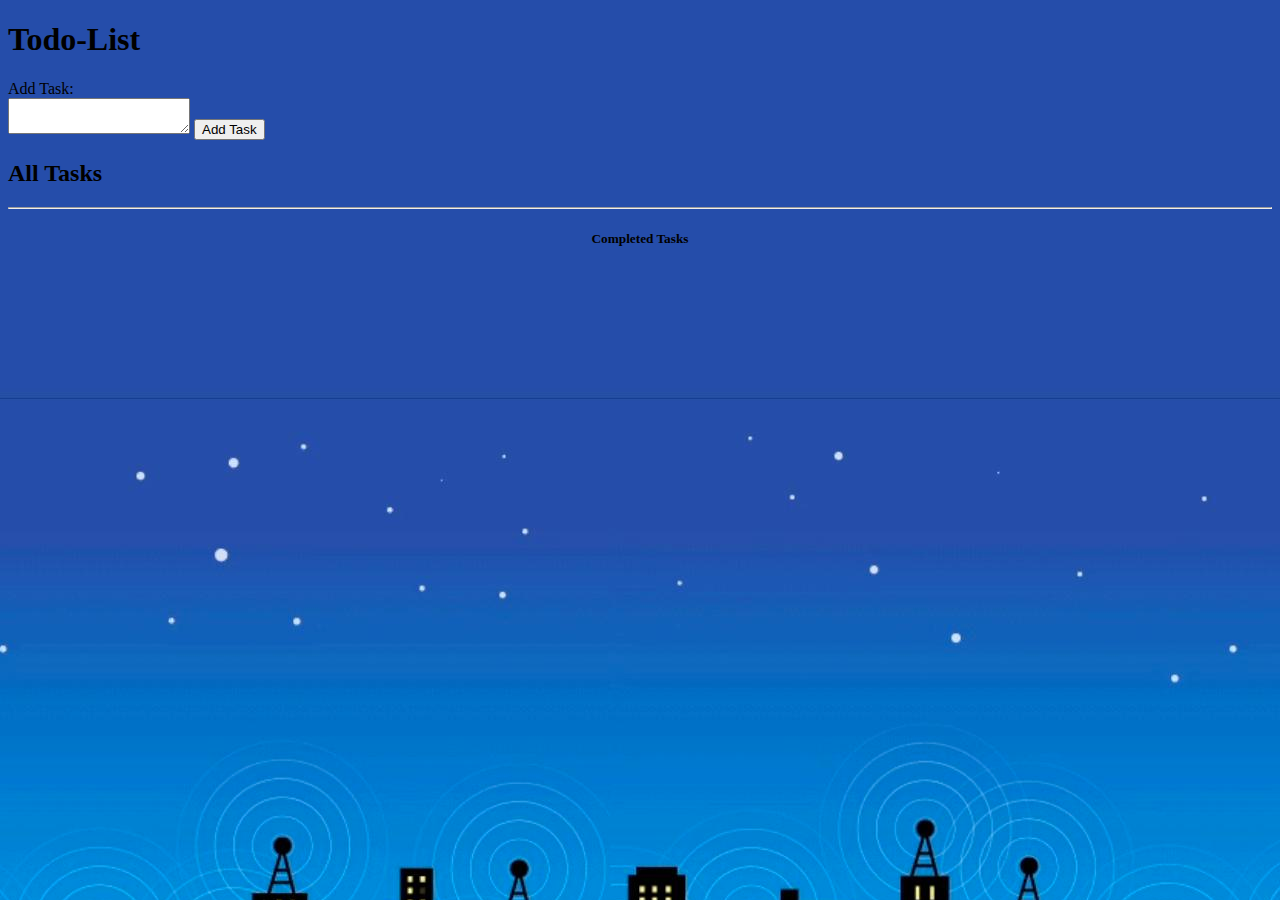
<file: w3/index.html>
<!DOCTYPE html>
<html lang="en">

<head>
    <meta charset="UTF-8">
    <title>Todo-List</title>
    <link rel="stylesheet" href="style.css">
</head>

<body>
    <div style="background-image: url('img.jpg');">
    <div id="content">
        <div class="container">
            <h1>Todo-List</h1>
            <div class="row">
                <div class="six columns">
                    <label for="addtask">Add Task:</label>
                    <form action="#" id="form">
                        <label for="addtask"></label>
                        <textarea id="addtask" ></textarea>
                        <input type="submit" value="Add Task">
                    </form>
                </div>
                
                <div class="six columns">
                    <h2>All Tasks</h2>
                    <div id="task-list"></div>
                    <hr />
                    <center>
                        <h5>Completed Tasks</h5>
                    </center>
                    <div id="checked-list"></div>
                </div>
                
            </div>
        </div>
    </div>
   

    <script src="app.js"></script>
</body>

</html>
</file>
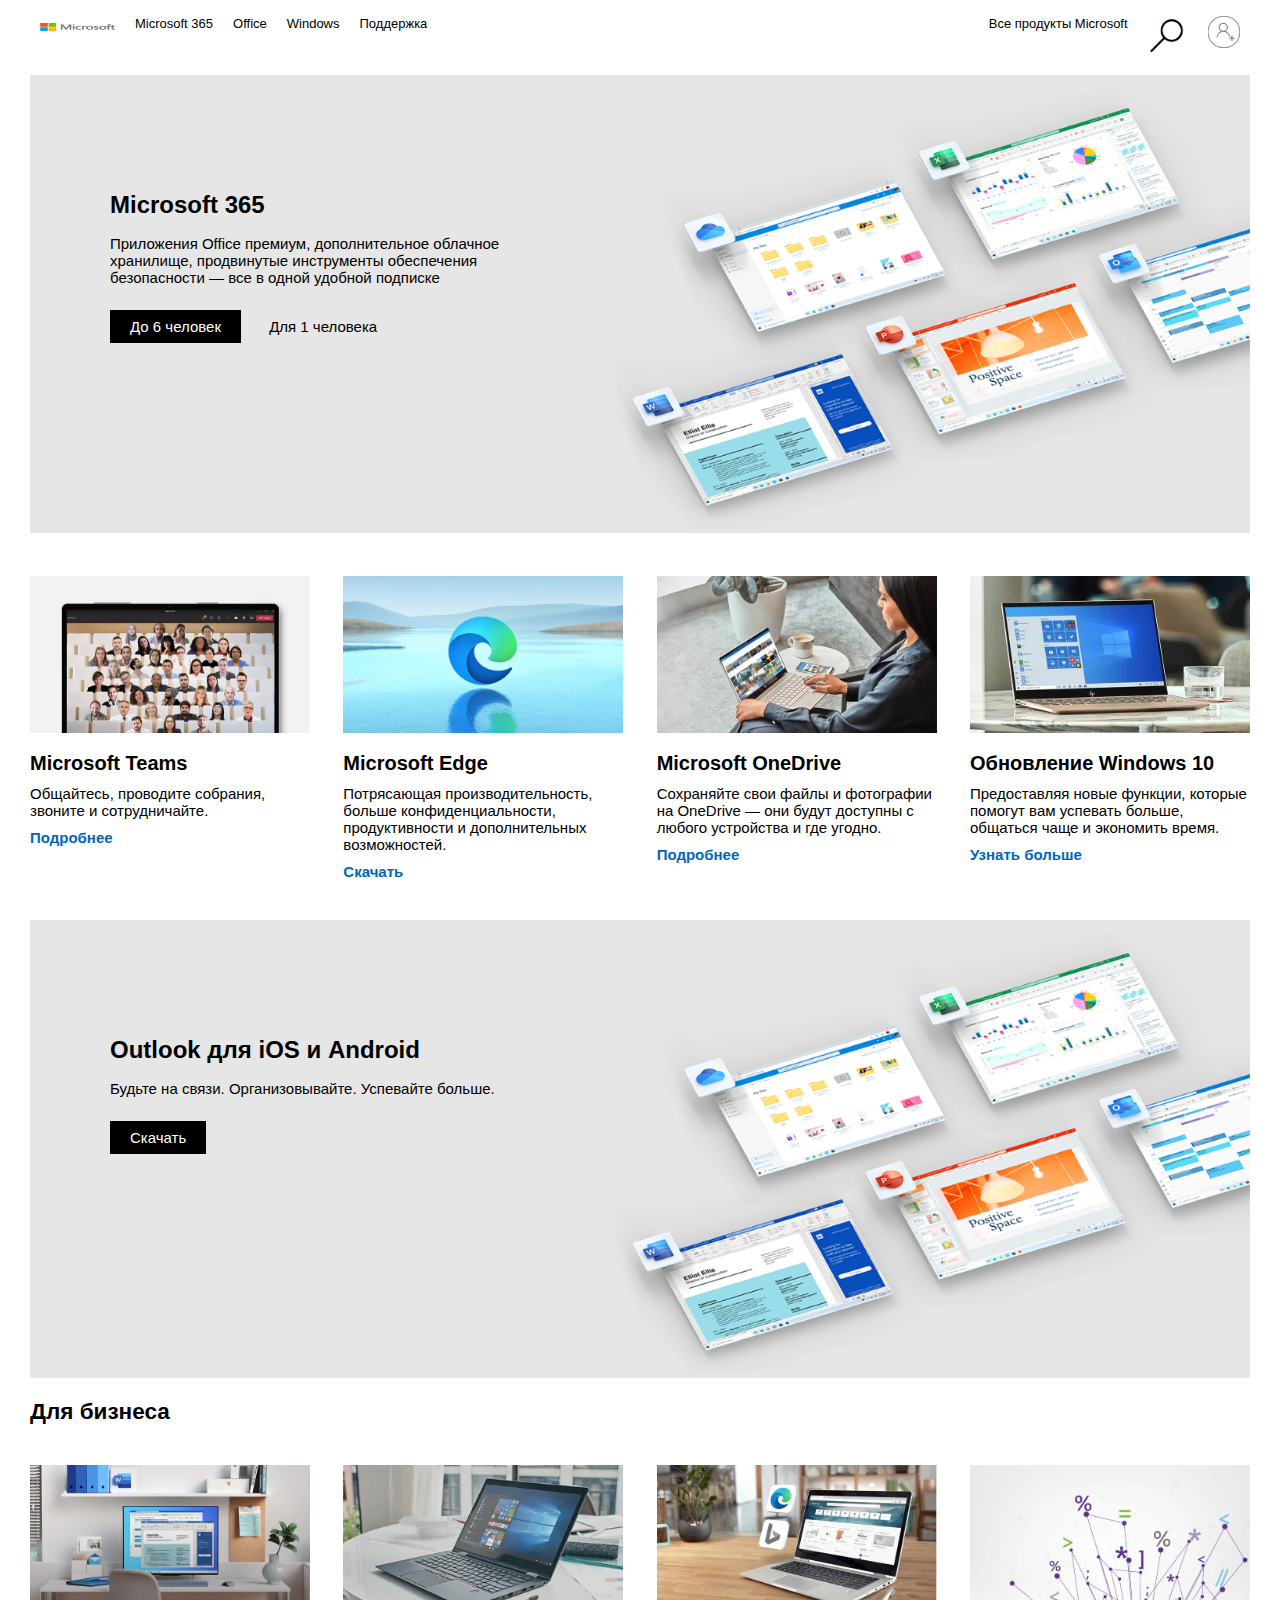
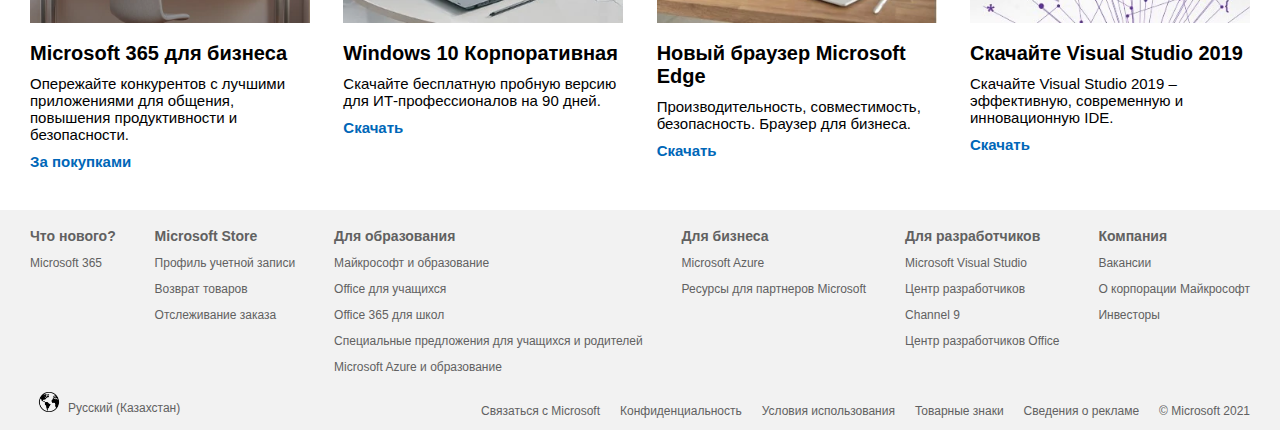
<file: w2/microsoft/index.html>
<!DOCTYPE html>
<html>
<head>
	<meta charset="utf-8">
	<title>Microsft</title>
    <link rel="stylesheet" type="text/css" href="style.css">
    <link rel="icon" href="img/logo2.png" id="logo img">
</head>
<body>
	<header>
		<div class="container">
			<ul class="menu">
				<li><a href=""><img src="img/logo.png" class="logo" width=75px height=200px ></a></li>
				<li><a href="">Microsoft 365</a></li>
				<li><a href="">Office</a></li>
				<li><a href="">Windows</a></li>
				<li><a href="">Поддержка</a></li>
			</ul>
			<ul class="rightMenu">
				<li><a href="">Все продукты Microsoft</a></li>
				<li><a href=""><img src="img/search.png" alt="Поиск на " height=40px></a></li>
				<li><a href=""><img src="img/signin.png" id="signin" alt="Войдите в учетную запись" height=50px></a></li>
			</ul>
		</div>
	</header>
	<main>
		<div class="container">
			<div class="main-card">
				<img src="img/bg.png" class="background">
				<div class="content">
					<h1>Microsoft 365</h1>
					<p>Приложения Office премиум, дополнительное облачное хранилище, продвинутые инструменты обеспечения безопасности — все в одной удобной подписке</p>
					<a href="" class="mainBtn">До 6 человек</a>
					<a href="" class="secondaryBtn">Для 1 человека</a>
				</div>
			</div>
			<div class="cards">
				<div class="card">
					<img src="img/1.png" class="cardImg">
					<h2 class="cardHeading">Microsoft Teams</h2>
					<p class="cardText">Общайтесь, проводите собрания, звоните и сотрудничайте.</p>
					<a href="" class="cardBtn">Подробнее</a>
				</div>
				<div class="card">
					<img src="img/2.png" class="cardImg">
					<h2 class="cardHeading">Microsoft Edge</h2>
					<p class="cardText">Потрясающая производительность, больше конфиденциальности, продуктивности и дополнительных возможностей.</p>
					<a href="" class="cardBtn">Скачать</a>
				</div>
				<div class="card">
					<img src="img/3.png" class="cardImg">
					<h2 class="cardHeading">Microsoft OneDrive</h2>
					<p class="cardText">Сохраняйте свои файлы и фотографии на OneDrive — они будут доступны с любого устройства и где угодно.</p>
					<a href="" class="cardBtn">Подробнее</a>
				</div>
				<div class="card">
					<img src="img/4.png" class="cardImg">
					<h2 class="cardHeading">Обновление Windows 10</h2>
					<p class="cardText">Предоставляя новые функции, которые помогут вам успевать больше, общаться чаще и экономить время.</p>
					<a href="" class="cardBtn">Узнать больше</a>
				</div>
			</div>
			<div class="main-card">
				<img src="img/bg.png" class="background">
				<div class="content">
					<h1>Outlook для iOS и Android</h1>
					<p>Будьте на связи. Организовывайте. Успевайте больше.</p>
					<a href="" class="mainBtn">Скачать</a>
				</div>
			</div>
			<h2>Для бизнеса</h2>
			<div class="cards">
				<div class="card">
					<img src="img/5.png" class="cardImg">
					<h2 class="cardHeading">Microsoft 365 для бизнеса</h2>
					<p class="cardText">Опережайте конкурентов с лучшими приложениями для общения, повышения продуктивности и безопасности.</p>
					<a href="" class="cardBtn">За покупками</a>
				</div>
				<div class="card">
					<img src="img/6.png" class="cardImg">
					<h2 class="cardHeading">Windows 10 Корпоративная</h2>
					<p class="cardText">Скачайте бесплатную пробную версию для ИТ-профессионалов на 90 дней.</p>
					<a href="" class="cardBtn">Скачать</a>
				</div>
				<div class="card">
					<img src="img/7.png" class="cardImg">
					<h2 class="cardHeading">Новый браузер Microsoft Edge</h2>
					<p class="cardText">Производительность, совместимость, безопасность. Браузер для бизнеса.</p>
					<a href="" class="cardBtn">Скачать</a>
				</div>
				<div class="card">
					<img src="img/8.png" class="cardImg">
					<h2 class="cardHeading">Скачайте Visual Studio 2019</h2>
					<p class="cardText">Скачайте Visual Studio 2019 – эффективную, современную и инновационную IDE.</p>
					<a href="" class="cardBtn">Скачать</a>
				</div>
			</div>
		</div>
	</main>
	<footer>
		<div class="container">
			<div class="footer-menu">
				<ul>
					<li class="ulHead">Что нового?</li>
					<li>Microsoft 365</li>
				</ul>
				<ul>
					<li class="ulHead">Microsoft Store</li>
					<li>Профиль учетной записи</li>
					<li>Возврат товаров</li>
					<li>Отслеживание заказа</li>
				</ul>
				<ul>
					<li class="ulHead">Для образования</li>
					<li>Майкрософт и образование</li>
					<li>Office для учащихся</li>
					<li>Office 365 для школ</li>
					<li>Специальные предложения для учащихся и родителей</li>
					<li>Microsoft Azure и образование</li>
				</ul>
				<ul>
					<li class="ulHead">Для бизнеса</li>
					<li>Microsoft Azure</li>
					<li>Ресурсы для партнеров Microsoft</li>
				</ul>
				<ul>
					<li class="ulHead">Для разработчиков</li>
					<li>Microsoft Visual Studio</li>
					<li>Центр разработчиков</li>
					<li>Channel 9</li>
					<li>Центр разработчиков Office</li>
				</ul>
				<ul>
					<li class="ulHead">Компания</li>
					<li>Вакансии</li>
					<li>О корпорации Майкрософт</li>
					<li>Инвесторы</li>
				</ul>
			</div>
			<div class="footer-bottom">
				<div><img src="img/world.png" style="height: 20px;">Русский (Казахстан)</div>
				<ul>
					<li>Связаться с Microsoft</li>
					<li>Конфиденциальность</li>
					<li>Условия использования</li>
					<li>Товарные знаки</li>
					<li>Сведения о рекламе</li>
					<li>© Microsoft 2021</li>
				</ul>
			</div>
		</div>	
	</footer>
</body>
</html>
</file>
<file: w3/style.css>
div {
    background-image: url('img.jpg');}

body {
    background-image: url('img.jpg');
    }
</file>
<file: w2/microsoft/style.css>
body{
	background-color: white;
	font-family: Segoe UI,SegoeUI,"Helvetica Neue",Helvetica,Arial,sans-serif;
	font-size: 15px;
	margin: 0;
}
a{
	text-decoration: none;
	color: black;
}
ul{
	list-style-type:none;	
	padding: 0;
}
#logo img {
    height: 80px;
    max-height: 80px;
    width: auto;
}
.container{
	width: 1220px;
	margin: auto;
}
header .container{
	display: flex;
	justify-content: space-between;
}
.logo{
	height: 22px;
}
#signin{
	width: 32px;
	height: 32px;
	display: block;
}
header ul{
	
	display:  flex;
	margin: 10px 0;
}
header ul li{
	padding: 6px 10px;
	font-size: 13px;
}
header ul li a{
	display: block;
	margin-top: auto;

}


.main-card{
	position: relative;
}
.main-card img{
	width: 100%;
}
.main-card .content{
	position: absolute;
	top: 100px;
	left: 80px;
	width: 400px;
}
.main-card h1{
	font-weight: 600;
	font-size: 24px;
}
.main-card p{
	margin-bottom: 32px;
}
.mainBtn{
	background-color: black;
	color: white;
	font-size: 14px
	font-weight: 900;
	padding: 8px 20px;
	margin-right: 24px;
}

.cards{
	margin: 40px 0;
	display: flex;
	justify-content: space-between;
}
.card{
	width: 280px;
}
.cardImg{
	width: 100%;
}
.cardHeading{
	font-weight: 600;
	font-size: 20px;
	margin-bottom:0;
}
.cardText{
	margin: 10px 0;
}
.cardBtn{
	margin: 10px 0;
	color: rgb(0,103,184);
	font-weight: 600;
}

footer{
	background-color: rgb(242,242,242);
	color: rgb(97,97,97);
}
.footer-menu{
	display: flex;
	justify-content: space-between;
	gap: 20px;
	font-size: 12px;
}
.footer-menu li{
	padding: 6px 0;
}
.ulHead{
	font-size: 14px;
	font-weight:600;
}

.footer-bottom{
	display: flex;
	justify-content: space-between; 
	font-size: 12px;
}
.footer-bottom ul{
	display: flex;
	justify-content: space-between; 
	gap:20px;
}
</file>
